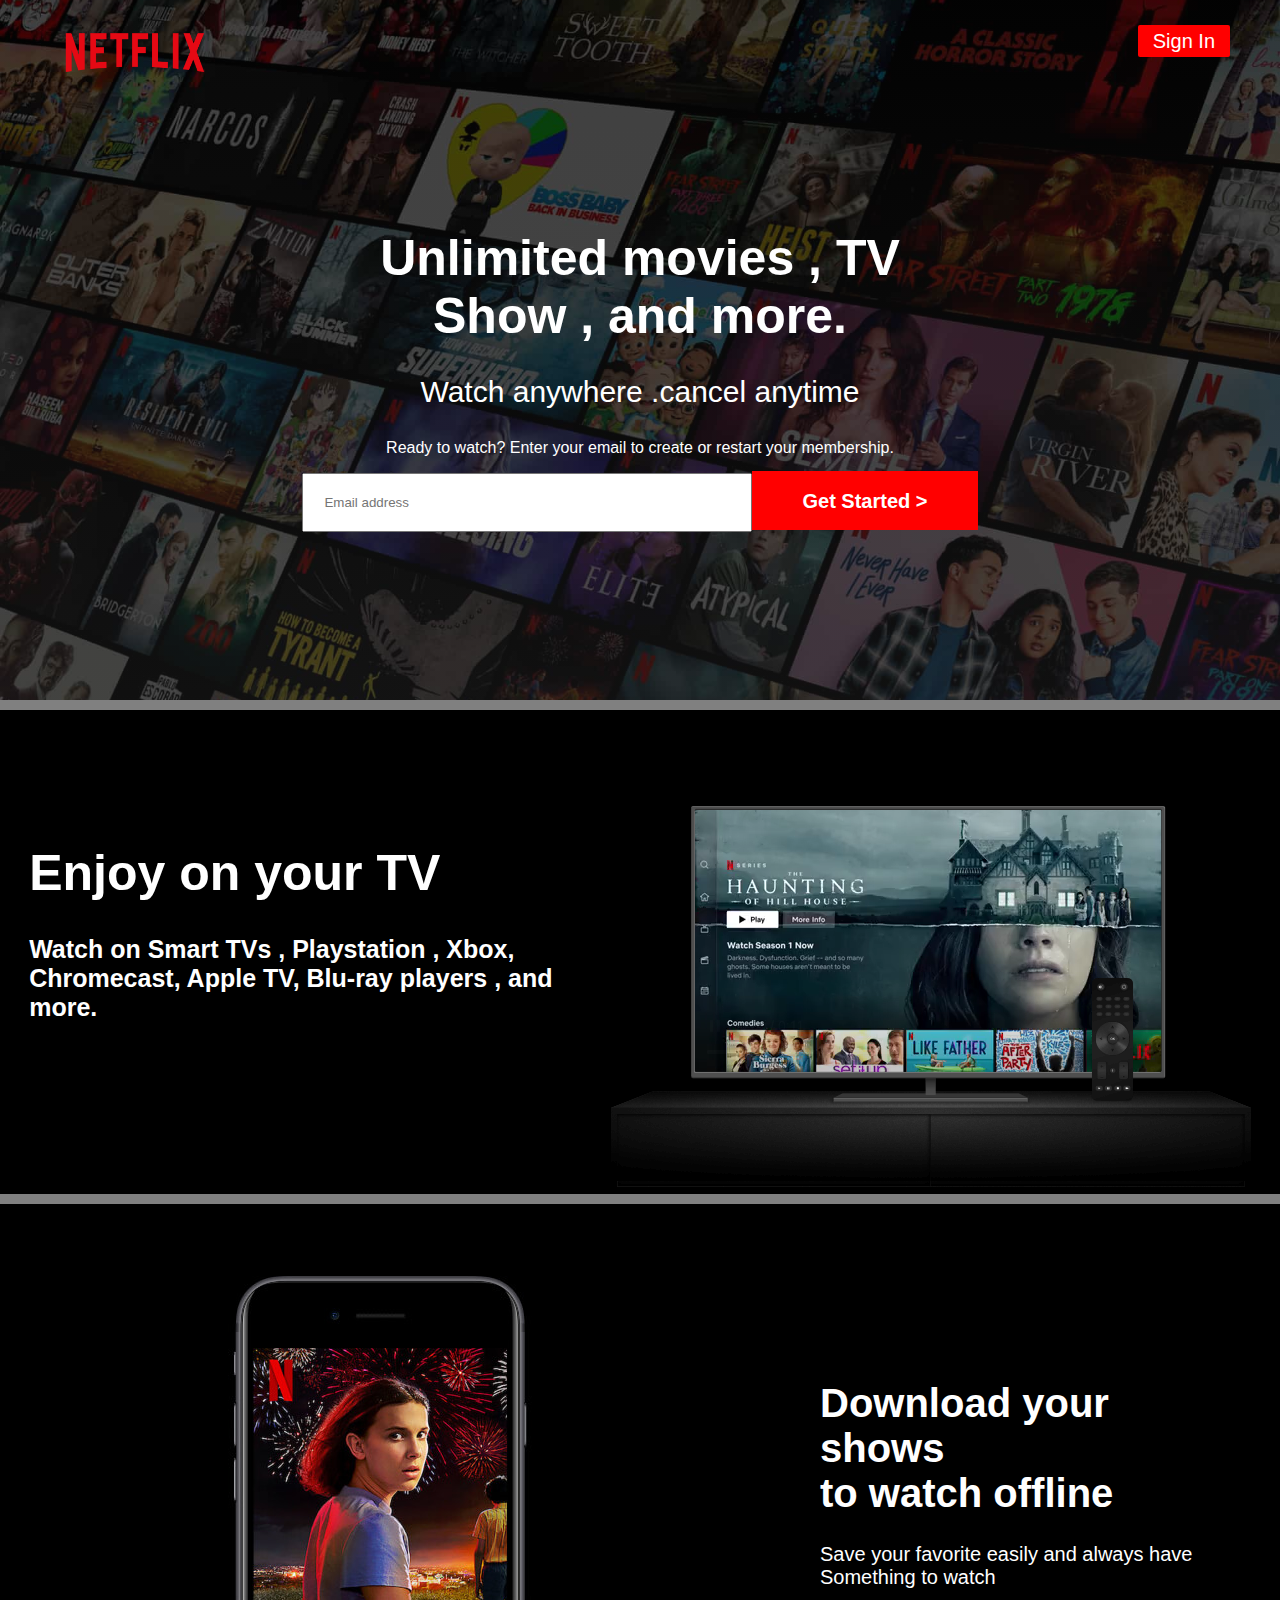
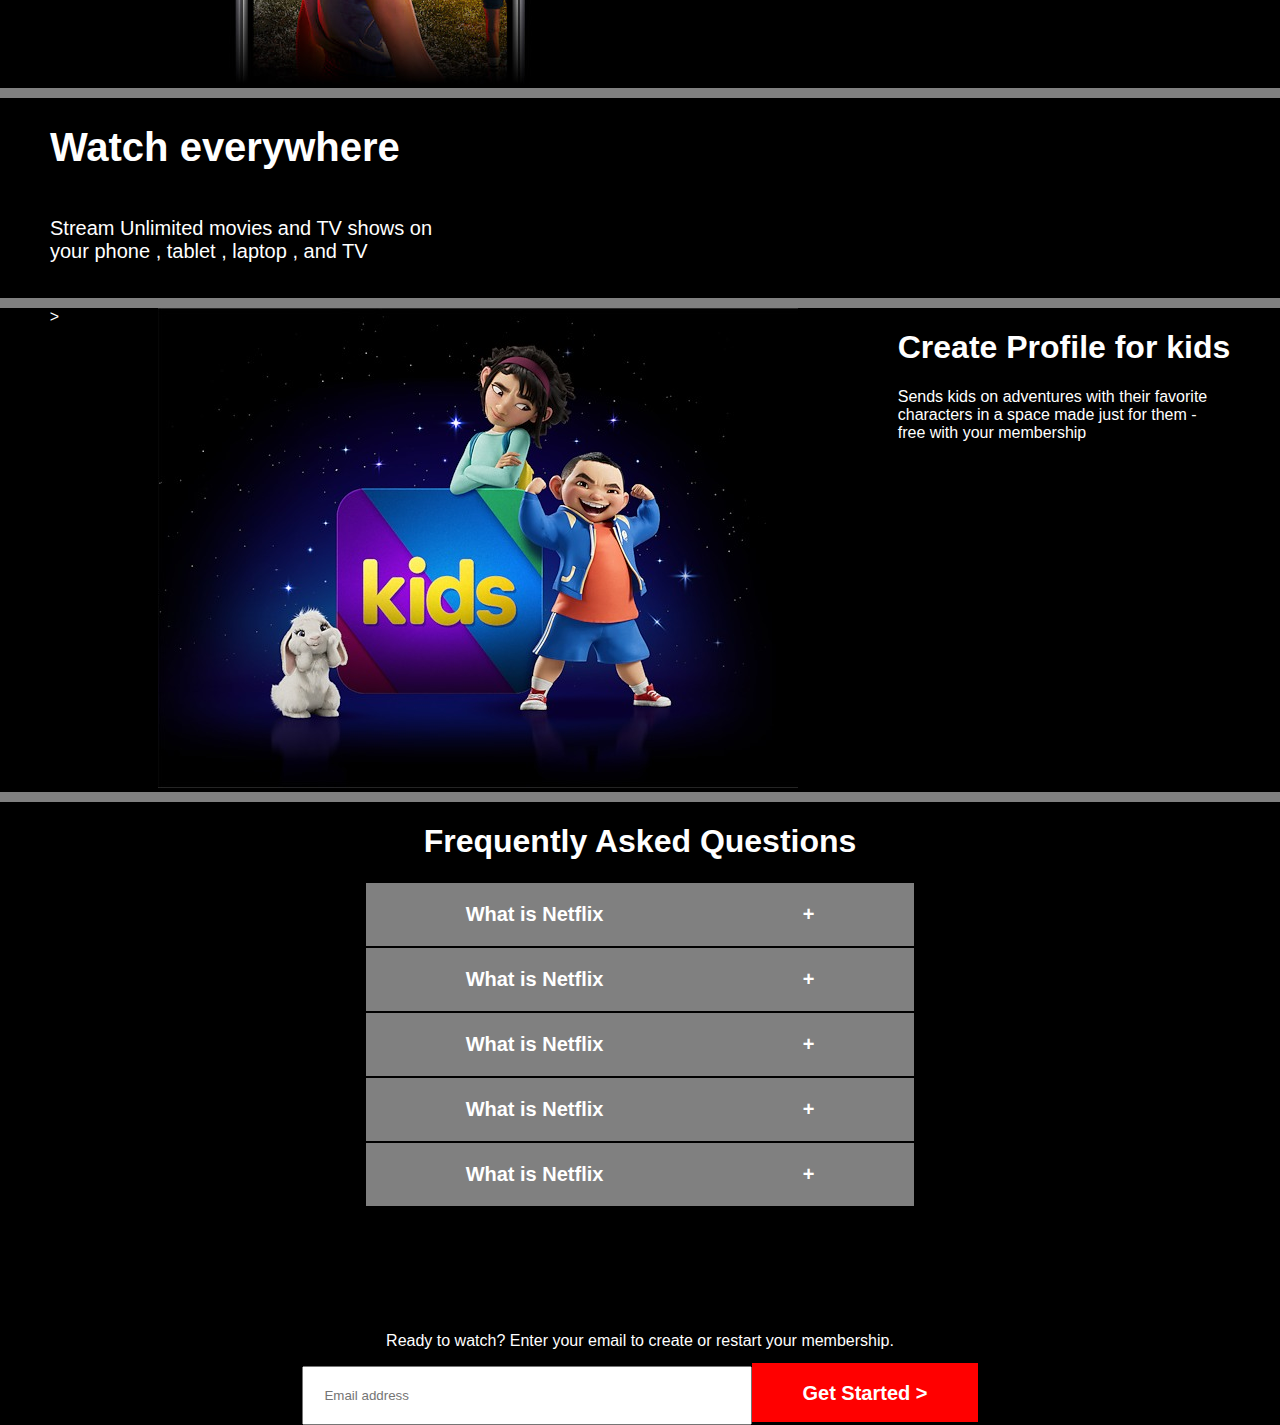
<file: index.html>
<!DOCTYPE html>
<html lang="en">

<head>
    <meta charset="UTF-8">
    <title>Page d"accueil</title>
    <link rel="stylesheet" href="styles/style.css">
</head>

<body>
    <section id="section1">
        <header>
            <div id="logo">
                <img src="images/logo.png" alt="le logo de netflix">
            </div>
            <div id="signin">
                <a href="page html/login.html"> Sign In</a>
            </div>
        </header>


        <article>
            <h1>Unlimited movies , TV</h1>
            <h1>Show , and more.</h1>
            <div id="p1">
                <p>
                    Watch anywhere .cancel anytime
                </p>
            </div>
            <p>Ready to watch? Enter your email to create or restart your membership.</p>
            <div id="input">
                <input type="text" placeholder="Email address"><label for="">Get Started > </label>
            </div>
           

        </article>

    </section>


    <section id="section2">
        <div id="container1">
            <h1>Enjoy on your TV</h1>
            <p>Watch on Smart TVs , Playstation , Xbox, <br>
                Chromecast, Apple TV, Blu-ray players , and <br>
                more.


            </p>
        </div>
        <div id="container2">
            <img src="images/tv.png" alt="">
            <div id="video">
                <video src="video/video.mp4" type='video/mp4' loop autoplay muted controls></video>
            </div>
        </div>

    </section>


    <section id="section3">
        <div>
            <img src="images/phone.jpeg" alt="la photo du telephone">
        </div>
        <div id="container2">
            <h1>Download your shows <br>
                to watch offline
            </h1>

            <p>Save your favorite easily and always have <br>
                Something to watch
            </p>
        </div>

    </section>

    <section id="section4">
        <h1>Watch everywhere</h1>
        <p>Stream Unlimited movies and TV shows on <br> your phone , tablet , laptop , and TV</p>
    </section>

    <section id="section5"> >
        <div>
            <img src="images/kid.jpeg" alt="kids photo">
        </div>

        <div>
            <h1>Create Profile for kids</h1>
            <p>
                Sends kids on adventures with their favorite <br>
                characters in a space made just for them - <br>
                free with your membership
            </p>
        </div>
    </section>
    <section id="section6">
        <h1>
            Frequently Asked Questions
        </h1>

        <div id="container2">

            <div id="souscontainer">
                <p>What is Netflix</p>
                <p>+</p>
            </div>
            <div id="souscontainer">
                <p>What is Netflix</p>
                <p>+</p>
            </div>
            <div id="souscontainer">
                <p>What is Netflix</p>
                <p>+</p>
            </div>
            <div id="souscontainer">
                <p>What is Netflix</p>
                <p>+</p>
            </div>
            <div id="souscontainer">
                <p>What is Netflix</p>
                <p>+</p>
            </div>
            <div>
                <article>
                    <p>Ready to watch? Enter your email to create or restart your membership.</p>
                    <div id="input">
                        <input type="text" placeholder="Email address"><label for="">Get Started > </label>
                    </div>
                </article>


            </div>

        </div>
    </section>
    <footer>

    </footer>
</body>

</html>
</file>
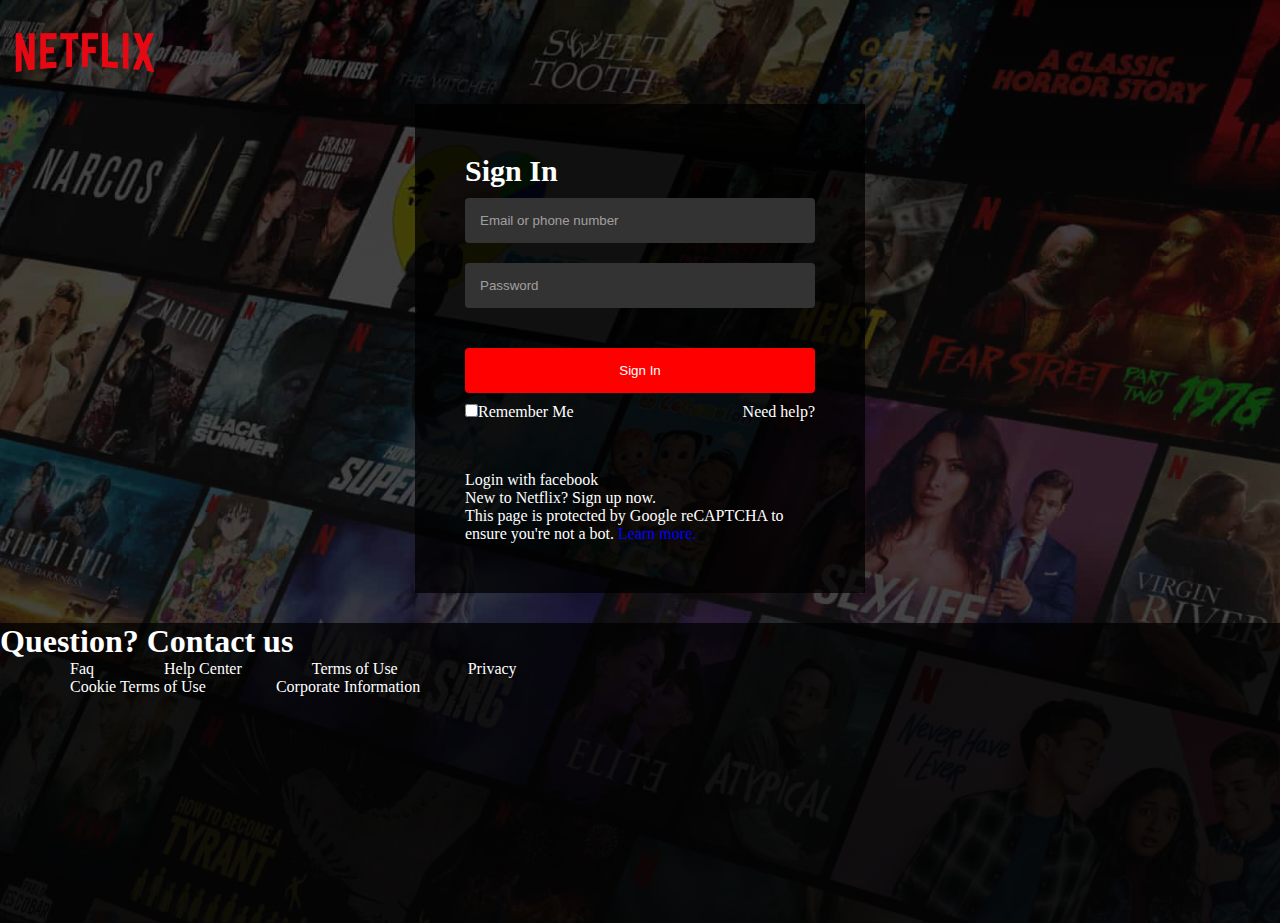
<file: page html/login.html>
<!DOCTYPE html>
<html lang="en">
<head>
    <meta charset="UTF-8">
    <title>Document</title>
    <link rel="stylesheet" href="../styles/login.css">
</head>
<body>
  <section>
      <header>
        <a href="../index.html"><img src="../images/logo.png" alt="le logo de netflix"></a>
      </header>

      <div id="article">



        <div id="content">

          <div id="header">
            <h1>Sign In</h1>


            <div id="input"> 
              <input type="text" placeholder='Email or phone number'>
            </div>
  
            <div id="input">
              <input type="password" placeholder='Password'>
            </div>
  
            <div id='button'>
                <button>Sign In</button>
            </div>
            <div id='remeber'>
  
              <div>
              <input type="checkbox" >Remember Me
              </div>
  
             <div>
                Need help?
              </div>
          </div>
          <div id="footer">
              <p>Login with facebook</p>
             <p>
              New to Netflix? Sign up now.
            </p> 
             <p>
              This page is protected by Google reCAPTCHA to <br> ensure you're not a bot. <span style="color:blue">   Learn more. </span>
              </p>
           
          </div>


      
        </div>



      </div>
  
  
  </section>
    
  <footer>
    <h1>
      Question? Contact us 
    </h1>

   
     <ul>
       <li><a href="#">Faq</a></li>
       <li><a href="#">Help Center</a></li>
       <li><a href="#">Terms of Use</a></li>
       <li><a href="#">Privacy</a></li>
     </ul>
     <ul>
      <li><a href="#">Cookie Terms of Use</a></li>
      <li><a href="#">Corporate Information</a></li>
    
     
    </ul>
   
  </footer>
</body>
</html>
</file>
<file: styles/style.css>
* {
  box-sizing: border-box;
}

body {
  box-sizing: border-box;
  margin: 0;
  padding: 0;
  background: grey;
  color: white;
  font-family: "Netflix Sans", "Helvetica Neue", Helvetica, Arial, sans-serif;
}
/* l'entete de la pag height: 600px;e 
la premiere section
*/

#section1 {
  height: 700px;
  background: linear-gradient(rgba(3, 3, 3, 0.672), rgba(22, 22, 22, 0.72)),
    center center / cover url("../images/back1.jpg");
}

header {
  display: flex;
  justify-content: space-between;
  margin: 0 50px;
}
header #signin {
  margin-top: 30px;
}
#logo img {
  width: 170px;
  height: 100px;
}

#signin a {
  padding: 5px 15px;
  background: red;
  text-decoration: none;
  border-radius: 2px;
  color: white;
  font-size: 20px;
}
/*  le contenu de la premiere section */
article {
  margin-top: 125px;
  text-align: center;
}
article h1 {
  font-size: 50px;

  margin: 0;
  padding: 0;
}
article h3 {
  font-size: 20px;
}

article input {
  padding: 20px;
  width: 450px;
  outline: none;
}
#p1 p {
  font-size: 30px;
}
article label {
  background-color: red;
  padding: 18.5px 50px;
  font-size: 20px;
  font-weight: bold;
}

/*la deuxieme section de la page */

#section2 {
  margin-top: 10px;
  background-color: black;
  display: flex;
  justify-content: space-around;
}

#section2 #container1 {
  margin-top: 100px;
  text-align: left;
  font-size: 25px;
  font-weight: bold;
}
#container2 img {
  position: relative;
  z-index: 1;
}
#video {
  position: absolute;
  margin-top: -390px;
  margin-left: 80px;
}

#section3 {
  margin-top: 10px;
  background: black;
  display: flex;
  justify-content: space-around;
  margin-bottom: 0;
}

#section3 #container2 {
  width: 400px;
  text-align: left;
  font-size: 20px;

  margin-top: 150px;
}

#section4 {
  margin-top: 10px;
  display: flex;
  flex-direction: column;
  background: black;
  height: 200px;
  padding-left: 50px;
  font-size: 20px;
}

#section5 {
  margin-top: 10px;
  background: black;
  display: flex;
  justify-content: space-around;
}

#section6 {
  margin-top: 10px;
  background: black;
  display: flex;
  flex-direction: column;

  text-align: center;
}
#section6 #container2 {
display: flex;

flex-direction: column;
align-items: center;
}

#section6 #container2 #souscontainer {
  width: 550px;

  display: flex;
  justify-content: space-around;
  background: grey;
  border: 1px solid black;
 
}
#section6 #container2 #souscontainer p{
  font-size:20px;
  font-weight:bold;
}
</file>
<file: styles/login.css>
* {
  margin: 0;
  padding: 0;
  color: white;
}
body {
  background: linear-gradient(rgba(3, 3, 3, 0.672), rgba(22, 22, 22, 0.72)),
    center center / cover url("../images/back1.jpg");
}

header img {
  width: 170px;
  height: 100px;
}
#article {
  display: flex;
  justify-content: center;
  align-items: center;
}
#content {
  display: flex;

  flex-direction: column;
  align-items:flex-start;
  justify-content: center;
  padding: 50px;
  width: 350px;

  background-color: #000000BF;
}
#input input {
  padding :15px 15px 15px;
  Background-color:#333;
  border: 0;
  width: calc(100% - 30px );
  margin: 10px 0;
  border-radius: 4px;
  outline:none;
 
  
}
#content #header {
  width: 350px;

}
#header h1 {
  font-size: 30px;
}
#article div input::placeholder {
  color:rgba(247, 239, 239, 0.582);
}
#remeber{
  margin:10px 0;
  display:flex;
  justify-content: space-between;
}
#footer {
margin-top: 50px;
}

#button  button{
  margin-top: 30px;
background-color: red;
padding: 15px ;
width:  100%;
border-radius: 4px;
border-style: none;
}

footer {
  margin-top:30px;
  height: 300px;
  background-color: rgba(0,0,0,.75);

}
footer ul {
  display: flex;
  justify-content: flex-start;
  
}
footer ul li a {
  text-decoration: none;
  

}
footer ul li {
  margin-left: 70px;
  list-style: none;
}
</file>
